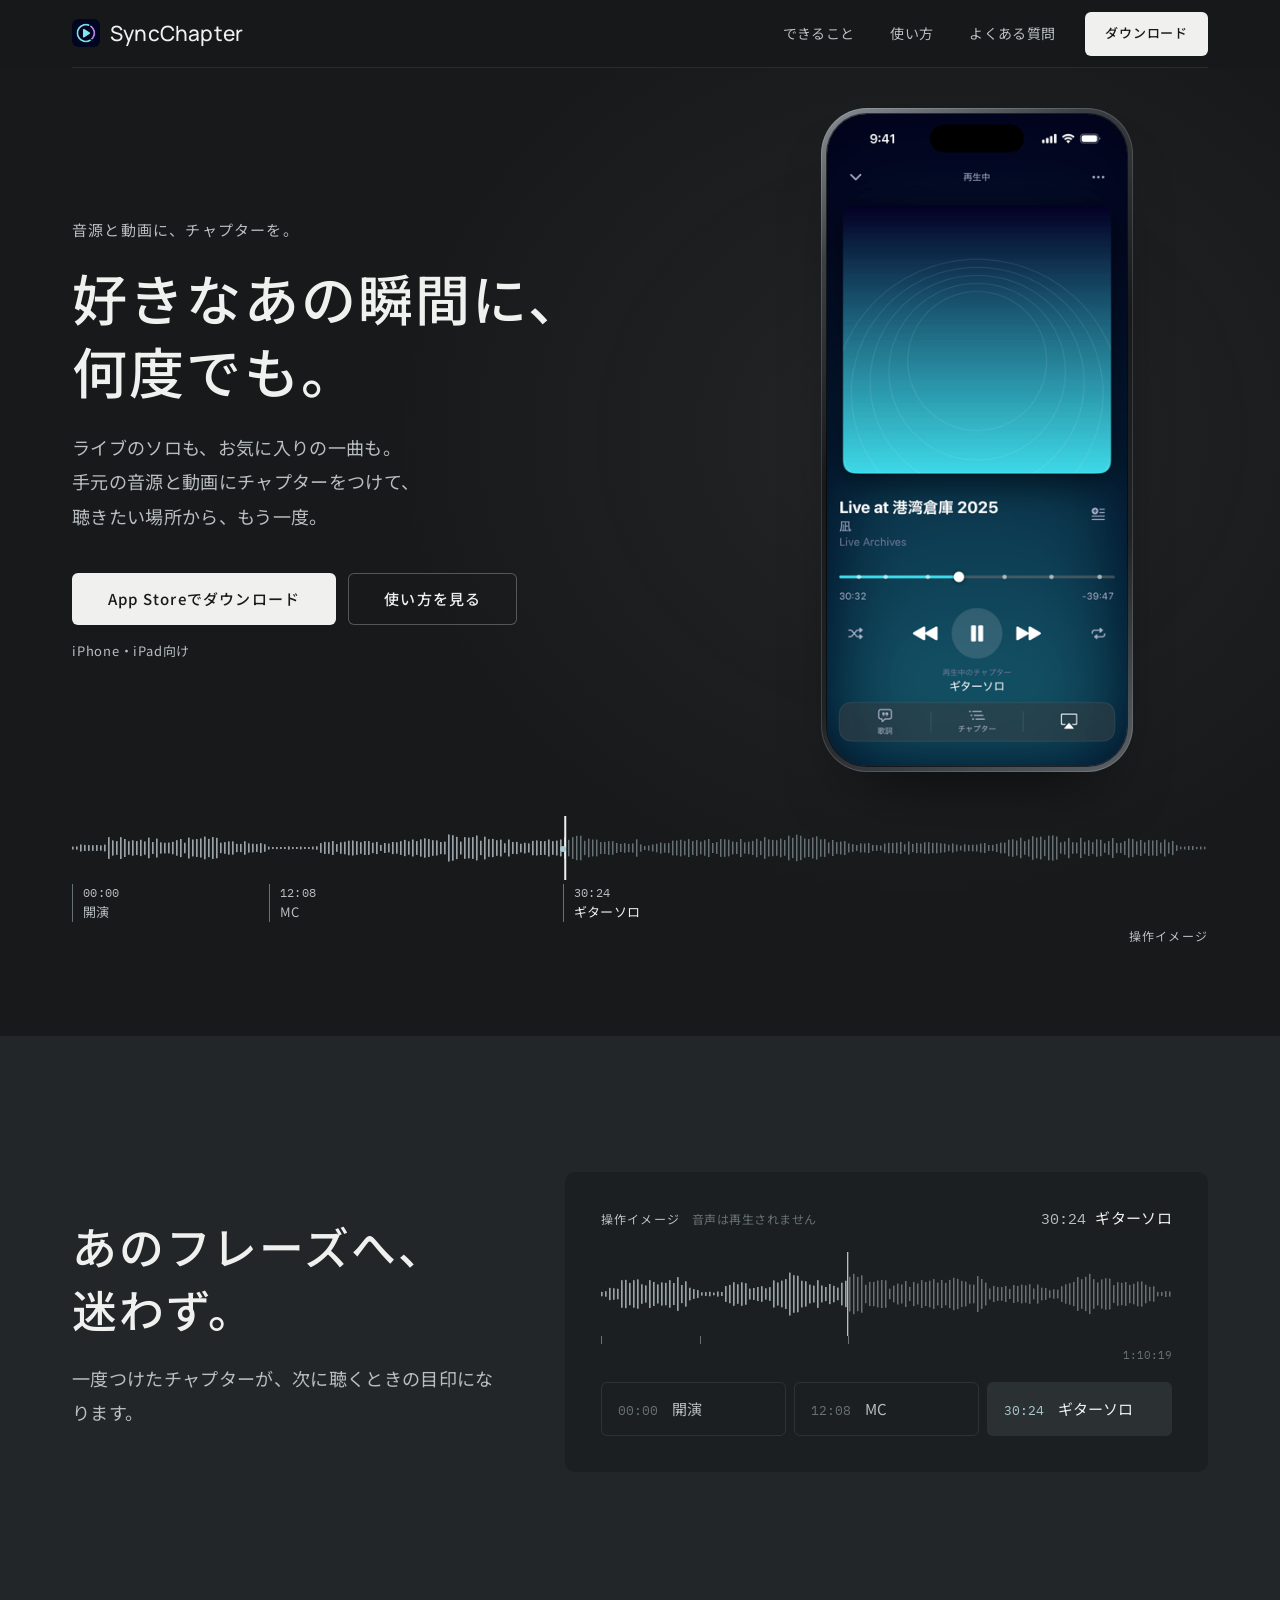
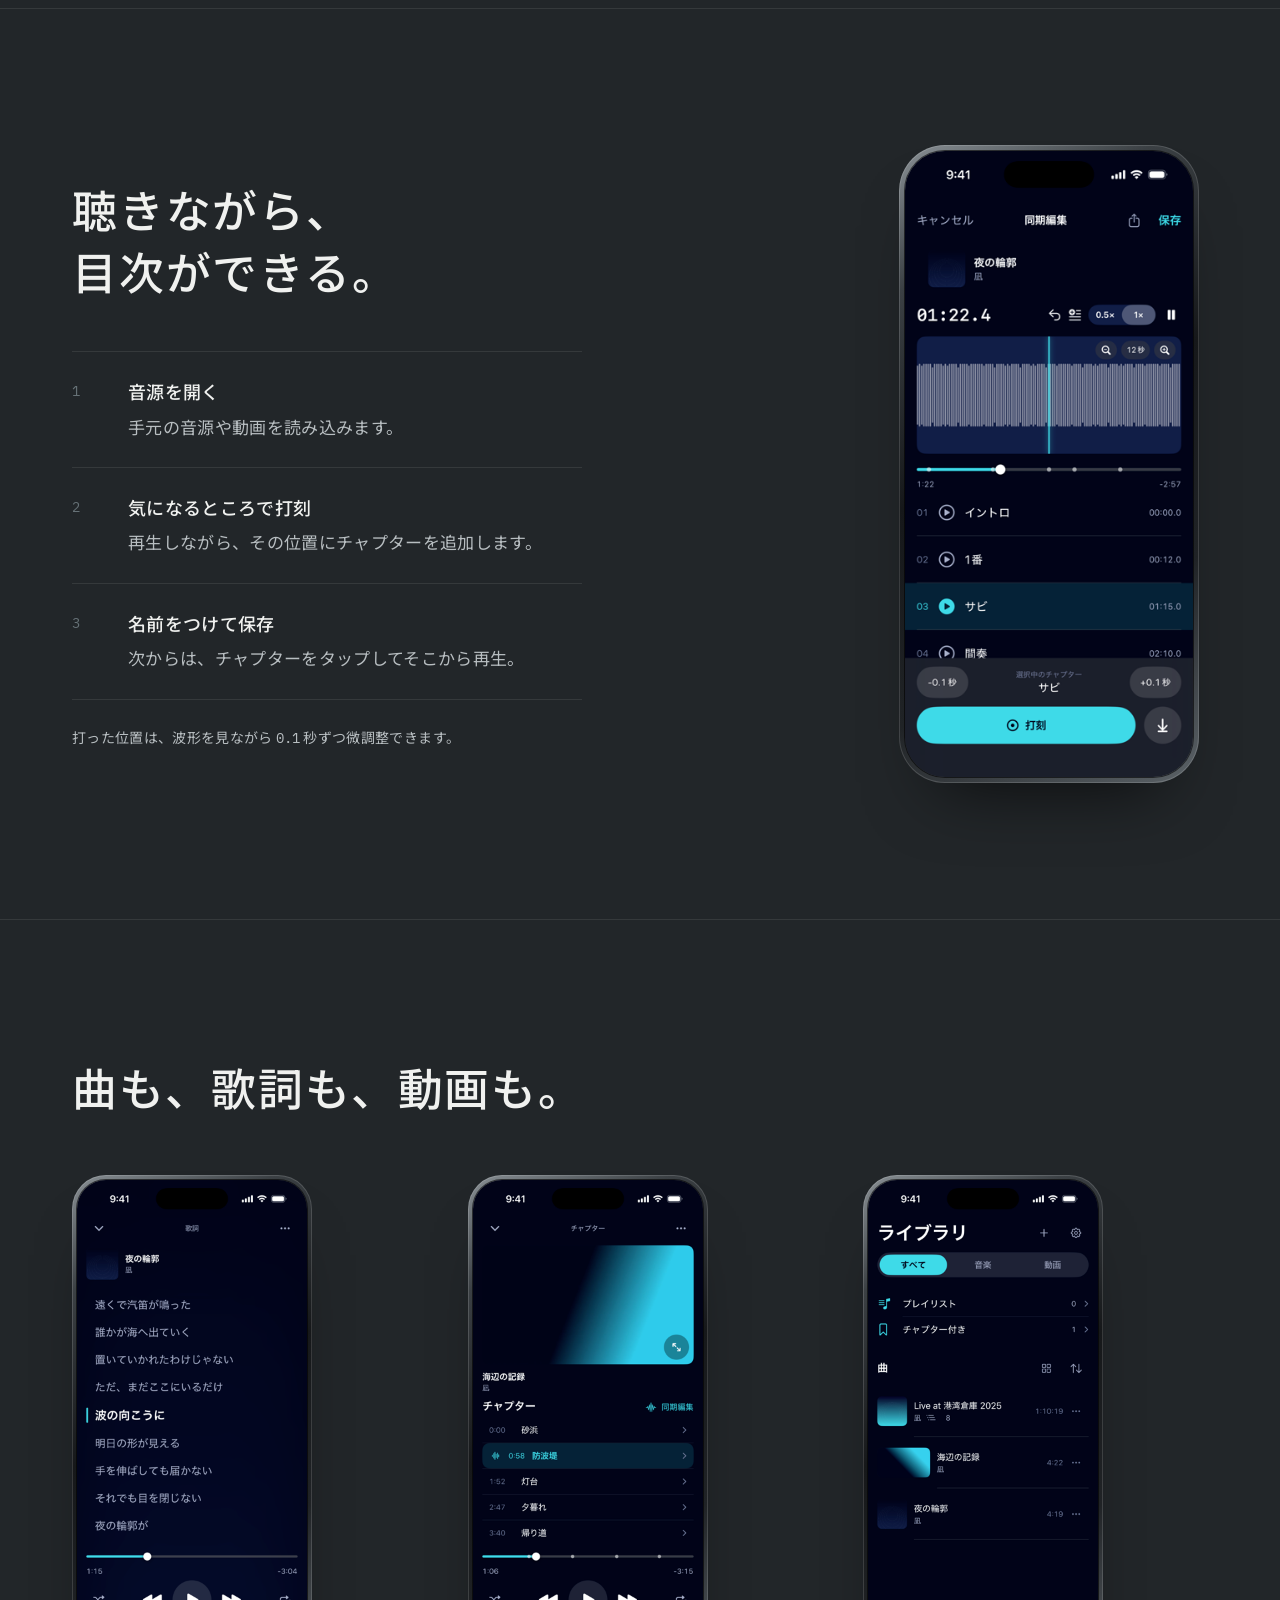
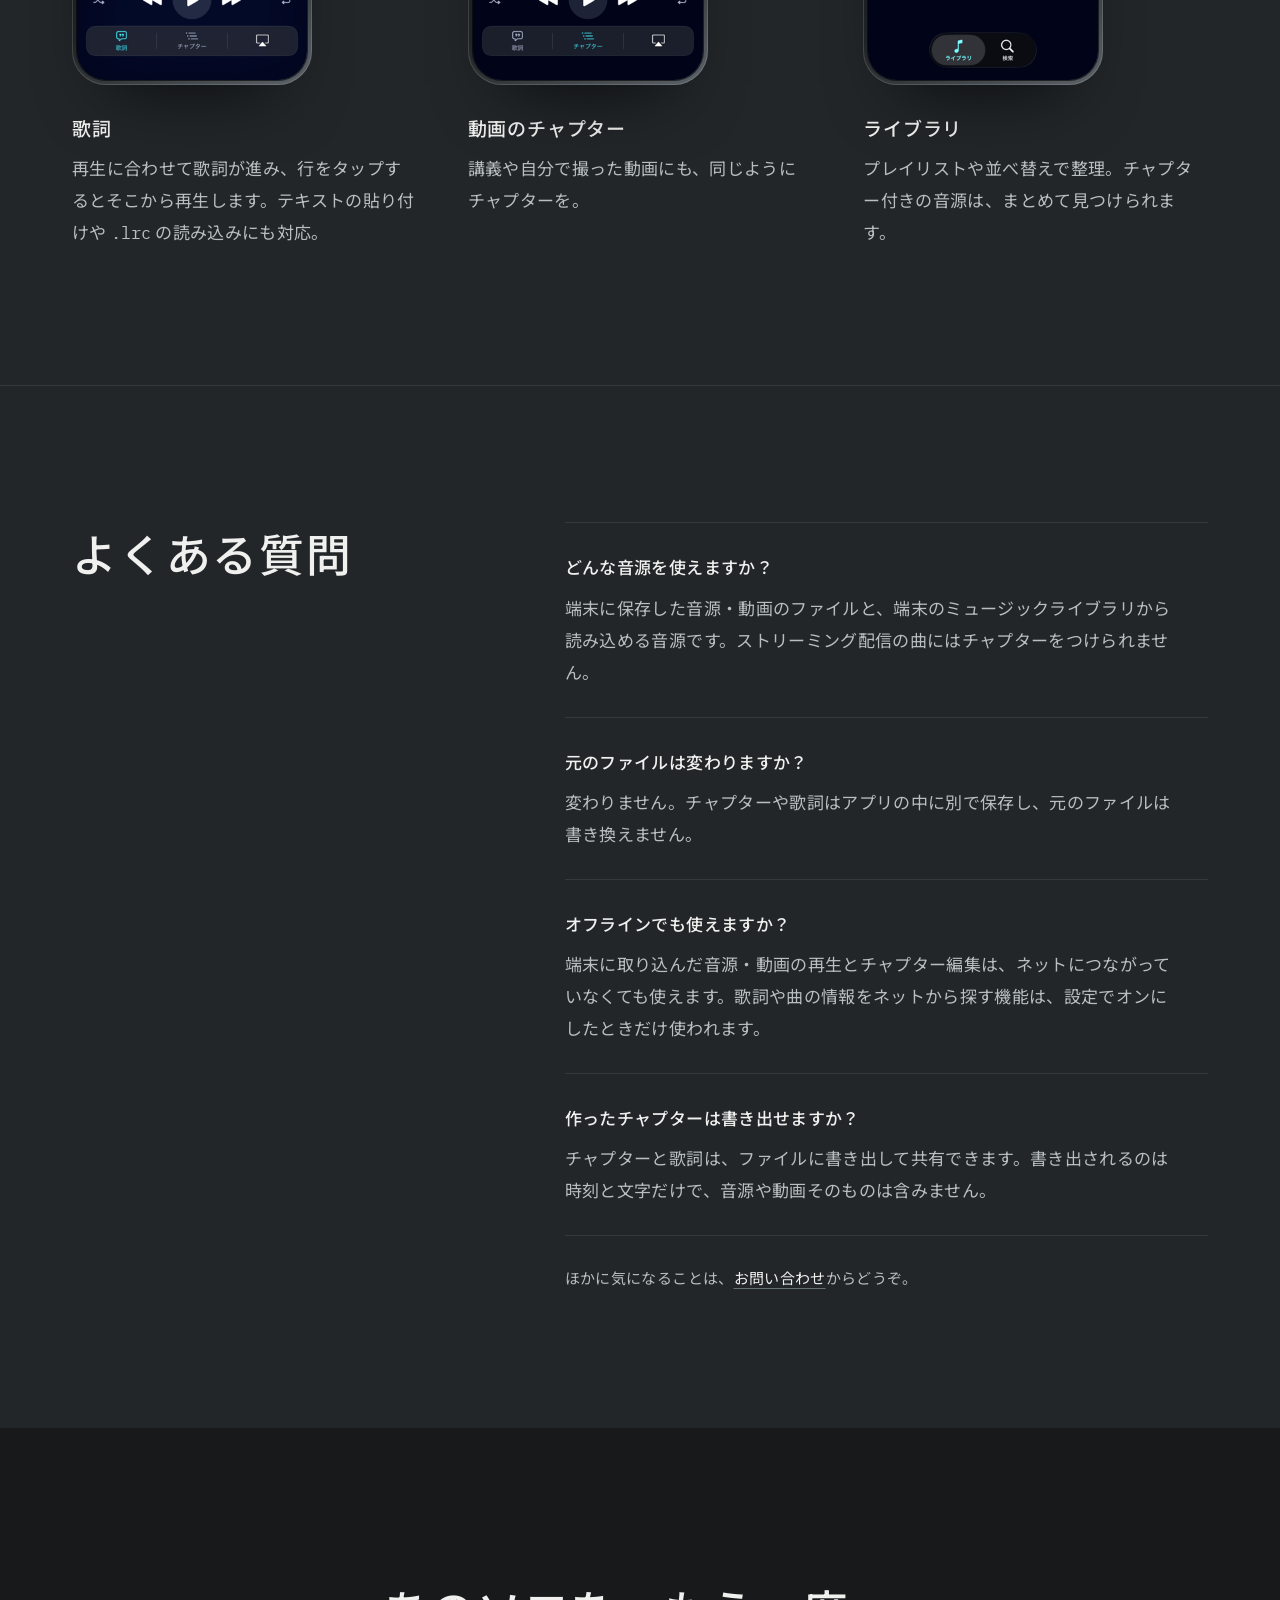
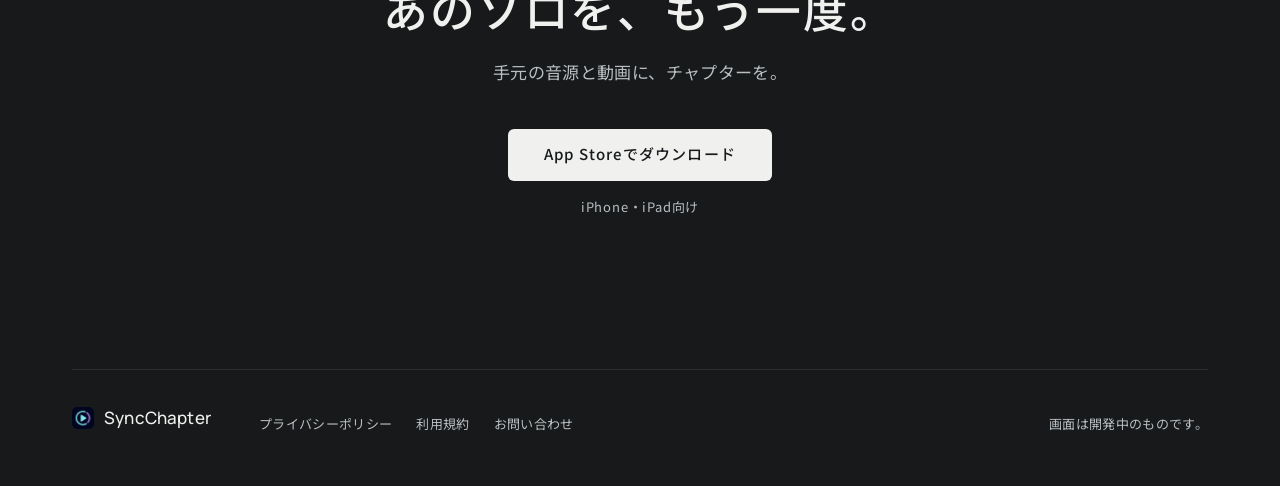
<file: index.html>
<!DOCTYPE html>
<html lang="ja">
<head>
<meta charset="utf-8">
<meta name="viewport" content="width=device-width, initial-scale=1">
<title>SyncChapter — 好きなあの瞬間に、何度でも。</title>
<meta name="description" content="手元の音源と動画にチャプターをつけて、聴きたい場所から、もう一度。iPhone・iPad向けのメディアプレイヤー。">
<meta property="og:title" content="SyncChapter — 好きなあの瞬間に、何度でも。">
<meta property="og:description" content="手元の音源と動画に、チャプターを。iPhone・iPad向けのメディアプレイヤー。">
<meta property="og:type" content="website">
<meta name="theme-color" content="#17191B">
<link rel="icon" type="image/png" sizes="32x32" href="assets/favicon-32.png">
<link rel="apple-touch-icon" href="assets/apple-touch-icon.png">
<link rel="preconnect" href="https://fonts.googleapis.com">
<link rel="preconnect" href="https://fonts.gstatic.com" crossorigin>
<link href="https://fonts.googleapis.com/css2?family=IBM+Plex+Mono:wght@400&family=Manrope:wght@500&family=Noto+Sans+JP:wght@400;500&display=swap" rel="stylesheet">
<link rel="stylesheet" href="styles.css">
<script>document.documentElement.classList.add('js');</script>
</head>
<body>

<a class="skip" href="#main">本文へ</a>

<header class="head">
  <div class="wrap head__in">
    <a class="brand" href="#top"><img class="brand__icon" src="assets/app-icon.png" width="28" height="28" alt="">SyncChapter</a>
    <button class="menu" type="button" aria-expanded="false" aria-controls="nav">
      <span class="menu__bars" aria-hidden="true"></span><span class="sr">メニュー</span>
    </button>
    <nav id="nav" class="nav" aria-label="ページ内">
      <a href="#features">できること</a>
      <a href="#how">使い方</a>
      <a href="#faq">よくある質問</a>
    </nav>
    <!-- App Store の URL：このページの3か所（ヘッダー・ヒーロー・最後の案内）を同じ URL に替える -->
    <a class="cta cta--sm" href="https://apps.apple.com/jp/app/idXXXXXXXXXX">ダウンロード</a>
  </div>
</header>

<main id="main">

  <!-- 1. ヒーロー -->
  <section id="top" class="hero">
    <div class="wrap hero__grid">
      <div class="hero__text">
        <p class="eyebrow">音源と動画に、チャプターを。</p>
        <h1 class="h1">好きなあの瞬間に、<br>何度でも。</h1>
        <p class="hero__lead">ライブのソロも、お気に入りの一曲も。<br>手元の音源と動画にチャプターをつけて、<br>聴きたい場所から、もう一度。</p>
        <div class="actions">
          <a class="cta" href="https://apps.apple.com/jp/app/idXXXXXXXXXX">App Storeでダウンロード</a>
          <a class="cta cta--ghost" href="#how">使い方を見る</a>
        </div>
        <p class="note">iPhone・iPad向け</p>
      </div>
      <figure class="hero__shot">
        <div class="device device--hero">
          <img src="assets/02-player.png" width="345" height="750" alt="再生画面。ライブ音源「Live at 港湾倉庫 2025」を30分32秒まで再生していて、シークバーにチャプターの点が並び、下に「再生中のチャプター ギターソロ」と表示されている。">
        </div>
      </figure>
    </div>

    <!-- チャプタートラック。1:10:19 の音源に対する実際の比率で置く -->
    <div class="wrap">
      <div class="track" role="img" aria-label="操作イメージ：ライブ音源の波形に、00:00 開演、12:08 MC、30:24 ギターソロの3つのチャプター。ギターソロが選ばれている。">
        <div class="wave" data-wave data-pos="43.4" aria-hidden="true"></div>
        <div class="track__head" style="--at:43.4%" aria-hidden="true"></div>
        <div class="track__marks" aria-hidden="true">
          <span class="mark" style="--at:0%"><b>00:00</b>開演</span>
          <span class="mark" style="--at:17.3%"><b>12:08</b>MC</span>
          <span class="mark is-on" style="--at:43.2%"><b>30:24</b>ギターソロ</span>
        </div>
        <p class="track__label" aria-hidden="true">操作イメージ</p>
      </div>
    </div>
  </section>

  <!-- 2. 操作デモ -->
  <section id="features" class="sec sec--demo">
    <div class="wrap demo-grid">
      <div class="sec__intro">
        <h2 class="h2">あのフレーズへ、<br>迷わず。</h2>
        <p class="lead">一度つけたチャプターが、次に聴くときの目印になります。</p>
      </div>

      <div class="demo" data-demo>
        <div class="demo__top">
          <p class="demo__tag">操作イメージ<span>音声は再生されません</span></p>
          <p class="demo__now" aria-live="polite"><span class="tc" data-demo-time>30:24</span> <span data-demo-name>ギターソロ</span></p>
        </div>
        <div class="demo__wave">
          <div class="wave" data-wave data-pos="43.2" aria-hidden="true"></div>
          <div class="demo__head" data-demo-head style="--at:43.2%" aria-hidden="true"></div>
          <i class="demo__tick" style="--at:0%" aria-hidden="true"></i>
          <i class="demo__tick" style="--at:17.3%" aria-hidden="true"></i>
          <i class="demo__tick" style="--at:43.2%" aria-hidden="true"></i>
          <p class="demo__ends tc" aria-hidden="true"><span>0:00</span><span>1:10:19</span></p>
        </div>
        <ul class="chips" aria-label="チャプター">
          <li><button type="button" class="chip" data-at="0" data-time="00:00" data-name="開演" aria-pressed="false"><span class="tc">00:00</span>開演</button></li>
          <li><button type="button" class="chip" data-at="17.3" data-time="12:08" data-name="MC" aria-pressed="false"><span class="tc">12:08</span>MC</button></li>
          <li><button type="button" class="chip" data-at="43.2" data-time="30:24" data-name="ギターソロ" aria-pressed="true"><span class="tc">30:24</span>ギターソロ</button></li>
        </ul>
      </div>
    </div>
  </section>

  <!-- 3. 使い方 -->
  <section id="how" class="sec">
    <div class="wrap how">
      <div class="how__text">
        <h2 class="h2">聴きながら、<br>目次ができる。</h2>
        <ol class="steps">
          <li>
            <h3>音源を開く</h3>
            <p>手元の音源や動画を読み込みます。</p>
          </li>
          <li>
            <h3>気になるところで打刻</h3>
            <p>再生しながら、その位置にチャプターを追加します。</p>
          </li>
          <li>
            <h3>名前をつけて保存</h3>
            <p>次からは、チャプターをタップしてそこから再生。</p>
          </li>
        </ol>
        <p class="aside">打った位置は、波形を見ながら <span class="tc">0.1</span> 秒ずつ微調整できます。</p>
      </div>
      <figure class="how__shot">
        <div class="device">
          <img src="assets/04-editor.png" width="345" height="750" loading="lazy" alt="同期編集の画面。波形の中央に再生位置の線が立ち、下のチャプター一覧で「サビ 01:15.0」が選ばれている。画面下に「-0.1秒」「+0.1秒」のボタンと大きな打刻ボタンが並ぶ。">
        </div>
      </figure>
    </div>
  </section>

  <!-- 4. 普段の再生 -->
  <section class="sec sec--more">
    <div class="wrap">
      <h2 class="h2"><span class="nw">曲も、</span><span class="nw">歌詞も、</span><span class="nw">動画も。</span></h2>
      <div class="more">
        <article class="more__item">
          <figure class="device device--sm">
            <img src="assets/07-lyrics.png" width="345" height="750" loading="lazy" alt="歌詞の画面。行が縦に並び、再生中の「波の向こうに」だけが白く強調され、左に印が付いている。">
          </figure>
          <h3 class="h3">歌詞</h3>
          <p>再生に合わせて歌詞が進み、行をタップするとそこから再生します。テキストの貼り付けや <span class="tc">.lrc</span> の読み込みにも対応。</p>
        </article>
        <article class="more__item">
          <figure class="device device--sm">
            <img src="assets/08-video.png" width="345" height="750" loading="lazy" alt="動画の再生画面。上に映像、下に「砂浜」から「帰り道」までの5つのチャプターが時刻とともに並び、再生中の「0:58 防波堤」が強調されている。">
          </figure>
          <h3 class="h3">動画のチャプター</h3>
          <p>講義や自分で撮った動画にも、同じようにチャプターを。</p>
        </article>
        <article class="more__item">
          <figure class="device device--sm">
            <img src="assets/01-library.png" width="345" height="750" loading="lazy" alt="ライブラリ画面。「すべて・音楽・動画」の切り替え、プレイリストと「チャプター付き」の項目、曲の一覧が並んでいる。">
          </figure>
          <h3 class="h3">ライブラリ</h3>
          <p>プレイリストや並べ替えで整理。チャプター付きの音源は、まとめて見つけられます。</p>
        </article>
      </div>
    </div>
  </section>

  <!-- 5. FAQ -->
  <section id="faq" class="sec">
    <div class="wrap faq-grid">
      <h2 class="h2">よくある質問</h2>
      <div>
      <dl class="faq">
        <div>
          <dt>どんな音源を使えますか？</dt>
          <dd>端末に保存した音源・動画のファイルと、端末のミュージックライブラリから読み込める音源です。ストリーミング配信の曲にはチャプターをつけられません。</dd>
        </div>
        <div>
          <dt>元のファイルは変わりますか？</dt>
          <dd>変わりません。チャプターや歌詞はアプリの中に別で保存し、元のファイルは書き換えません。</dd>
        </div>
        <div>
          <dt>オフラインでも使えますか？</dt>
          <dd>端末に取り込んだ音源・動画の再生とチャプター編集は、ネットにつながっていなくても使えます。歌詞や曲の情報をネットから探す機能は、設定でオンにしたときだけ使われます。</dd>
        </div>
        <div>
          <dt>作ったチャプターは書き出せますか？</dt>
          <dd>チャプターと歌詞は、ファイルに書き出して共有できます。書き出されるのは時刻と文字だけで、音源や動画そのものは含みません。</dd>
        </div>
      </dl>
      <p class="faq__more">ほかに気になることは、<a href="https://forms.gle/XYt4gk7Qk5A4ZDKo9">お問い合わせ</a>からどうぞ。</p>
      </div>
    </div>
  </section>

  <!-- 最後の案内 -->
  <section class="close">
    <div class="wrap close__in">
      <h2 class="h2"><span class="nw">あのソロを、</span><span class="nw">もう一度。</span></h2>
      <p class="close__lead">手元の音源と動画に、チャプターを。</p>
      <a class="cta" href="https://apps.apple.com/jp/app/idXXXXXXXXXX">App Storeでダウンロード</a>
      <p class="note">iPhone・iPad向け</p>
    </div>
  </section>

</main>

<footer class="foot">
  <div class="wrap foot__in">
    <p class="brand"><img class="brand__icon" src="assets/app-icon.png" width="22" height="22" alt="">SyncChapter</p>
    <nav class="foot__nav" aria-label="サイト情報">
      <a href="privacy.html">プライバシーポリシー</a>
      <a href="terms.html">利用規約</a>
      <a href="https://forms.gle/XYt4gk7Qk5A4ZDKo9">お問い合わせ</a>
    </nav>
    <p class="foot__note">画面は開発中のものです。</p>
  </div>
</footer>

<script src="script.js" defer></script>
</body>
</html>
</file>
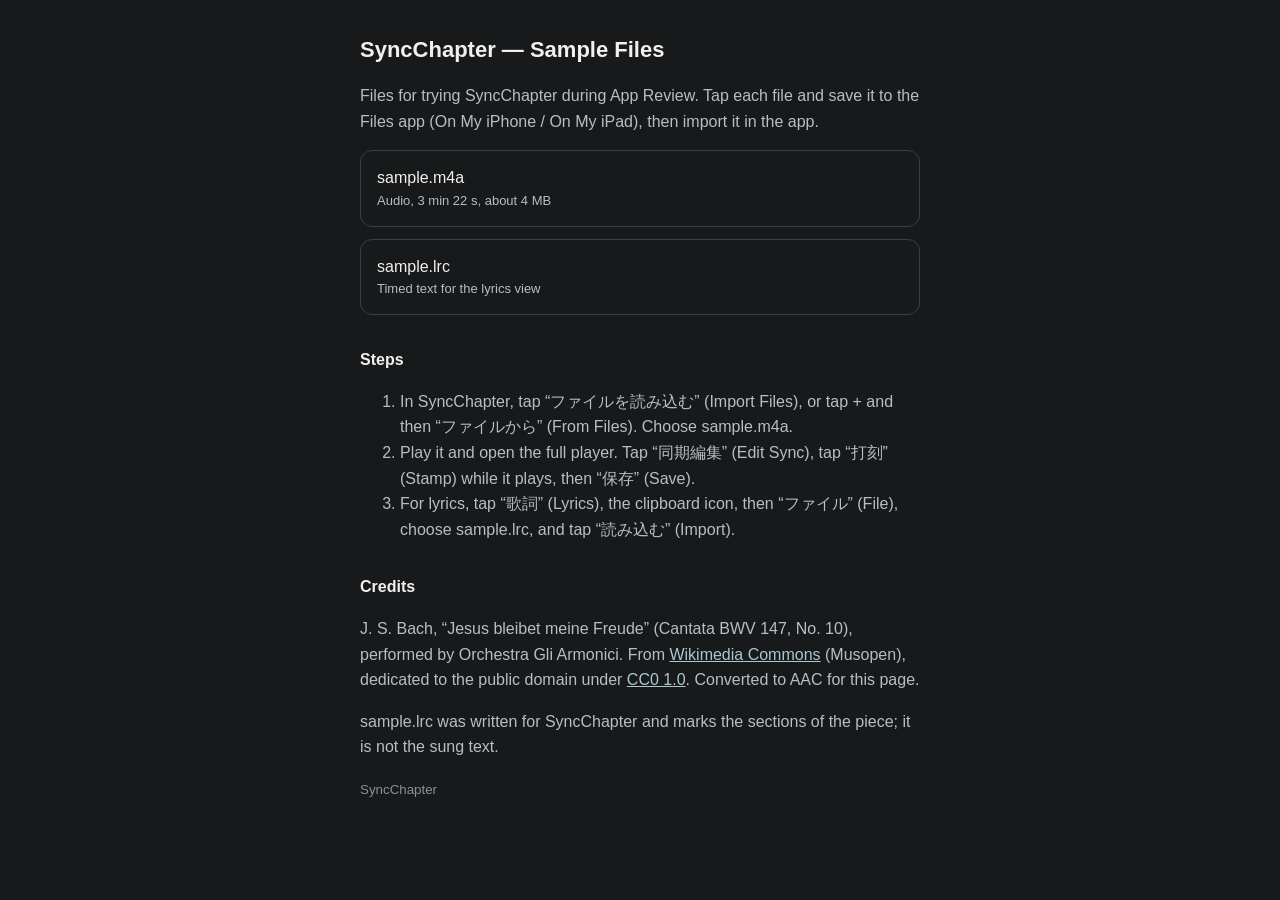
<file: review/index.html>
<!DOCTYPE html>
<html lang="en">
<head>
<meta charset="utf-8">
<meta name="viewport" content="width=device-width, initial-scale=1">
<meta name="robots" content="noindex">
<title>SyncChapter — Sample Files for App Review</title>
<style>
  :root { color-scheme: dark; }
  body {
    margin: 0;
    padding: 32px 20px 48px;
    background: #17191B;
    color: #F0F1EF;
    font: 16px/1.6 -apple-system, BlinkMacSystemFont, "Hiragino Sans", sans-serif;
  }
  main { max-width: 560px; margin: 0 auto; }
  h1 { font-size: 22px; font-weight: 600; margin: 0 0 8px; }
  h2 { font-size: 16px; font-weight: 600; margin: 32px 0 8px; }
  p, li { color: #B8BEC1; }
  a { color: #A8C9CD; }
  .files { list-style: none; padding: 0; margin: 16px 0 0; }
  .files li { margin: 0 0 12px; }
  .files a {
    display: block;
    padding: 14px 16px;
    border: 1px solid #3A3F43;
    border-radius: 12px;
    color: #F0F1EF;
    text-decoration: none;
  }
  .files span { display: block; font-size: 13px; color: #B8BEC1; }
  small { color: #8A9195; }
</style>
</head>
<body>
<main>
  <h1>SyncChapter — Sample Files</h1>
  <p>Files for trying SyncChapter during App Review. Tap each file and save it to the Files app (On My iPhone / On My iPad), then import it in the app.</p>

  <ul class="files">
    <li><a href="sample.m4a" download>sample.m4a<span>Audio, 3 min 22 s, about 4 MB</span></a></li>
    <li><a href="sample.lrc" download>sample.lrc<span>Timed text for the lyrics view</span></a></li>
  </ul>

  <h2>Steps</h2>
  <ol>
    <li>In SyncChapter, tap “ファイルを読み込む” (Import Files), or tap + and then “ファイルから” (From Files). Choose sample.m4a.</li>
    <li>Play it and open the full player. Tap “同期編集” (Edit Sync), tap “打刻” (Stamp) while it plays, then “保存” (Save).</li>
    <li>For lyrics, tap “歌詞” (Lyrics), the clipboard icon, then “ファイル” (File), choose sample.lrc, and tap “読み込む” (Import).</li>
  </ol>

  <h2>Credits</h2>
  <p>J. S. Bach, “Jesus bleibet meine Freude” (Cantata BWV 147, No. 10), performed by Orchestra Gli Armonici. From <a href="https://commons.wikimedia.org/wiki/File:Bach,_BWV_147,_10._Jesus_bleibet_meine_Freude.ogg">Wikimedia Commons</a> (Musopen), dedicated to the public domain under <a href="https://creativecommons.org/publicdomain/zero/1.0/">CC0 1.0</a>. Converted to AAC for this page.</p>
  <p>sample.lrc was written for SyncChapter and marks the sections of the piece; it is not the sung text.</p>

  <p><small>SyncChapter</small></p>
</main>
</body>
</html>
</file>
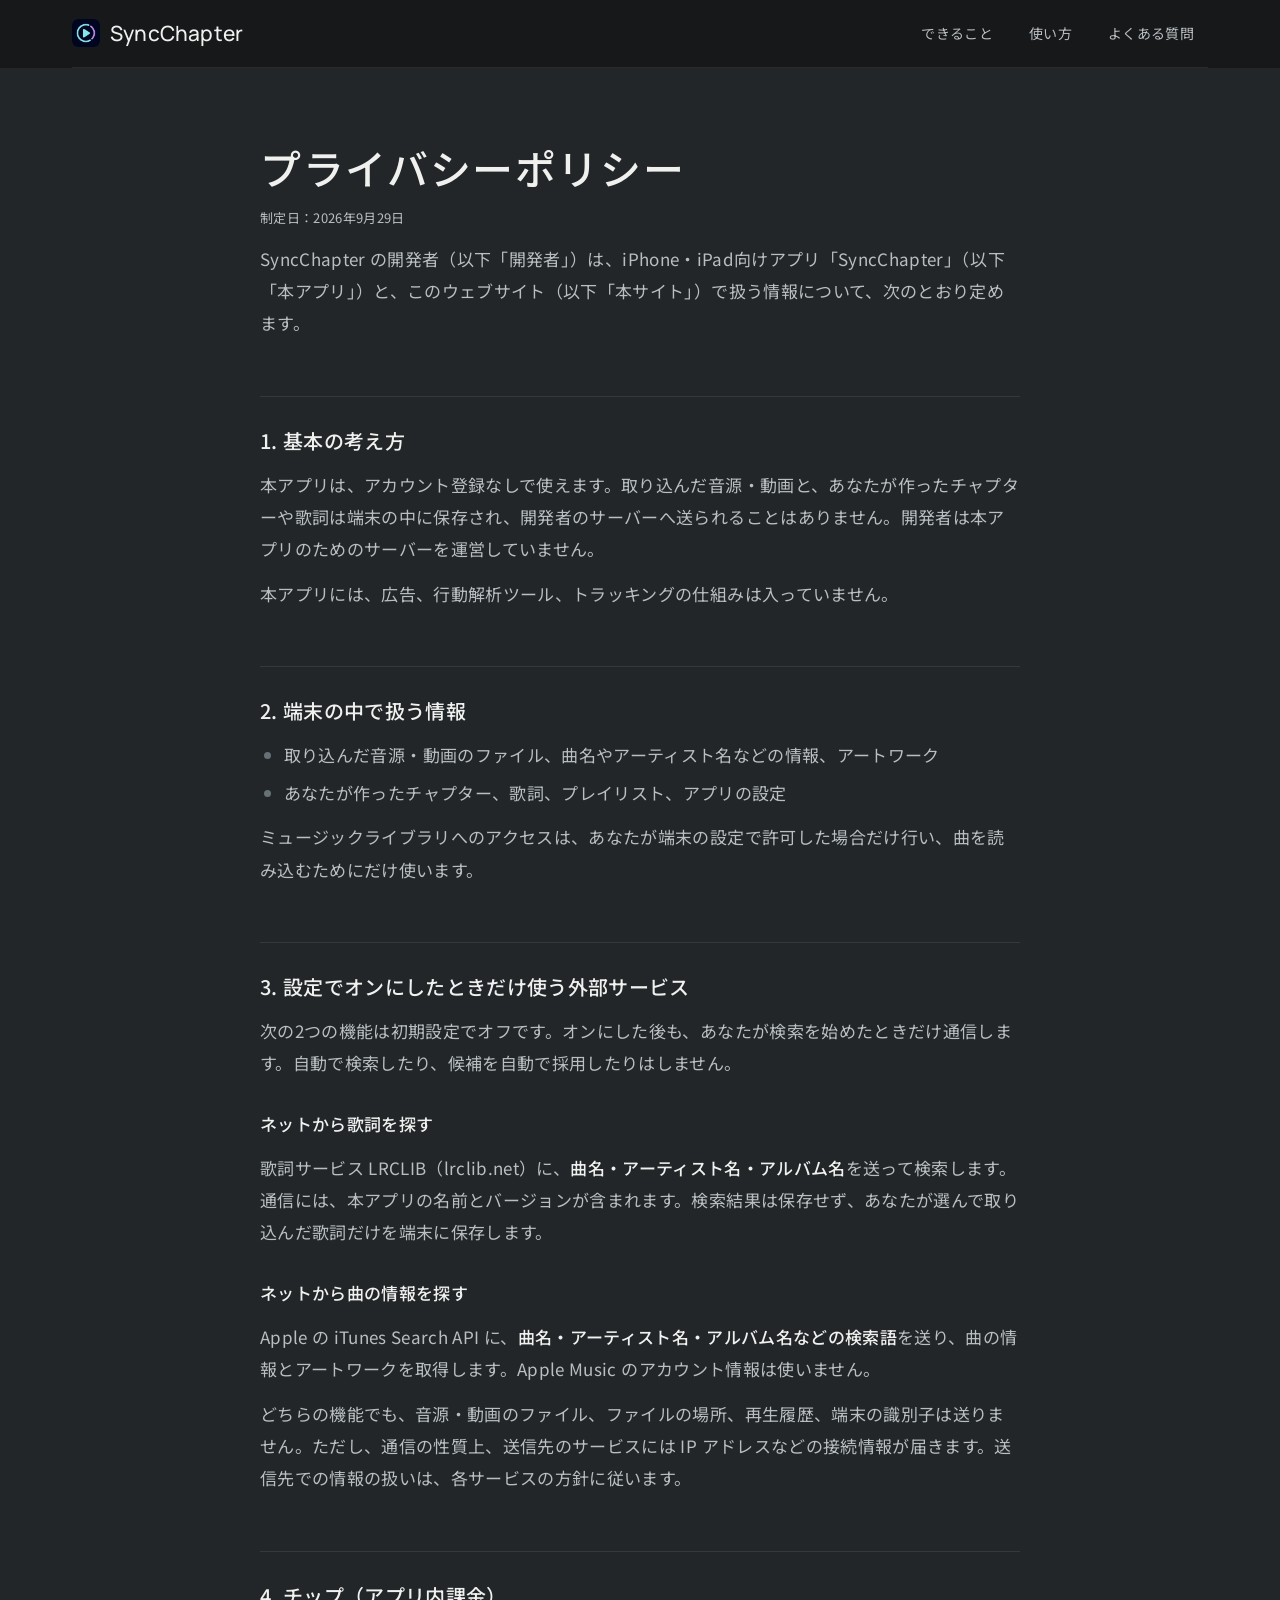
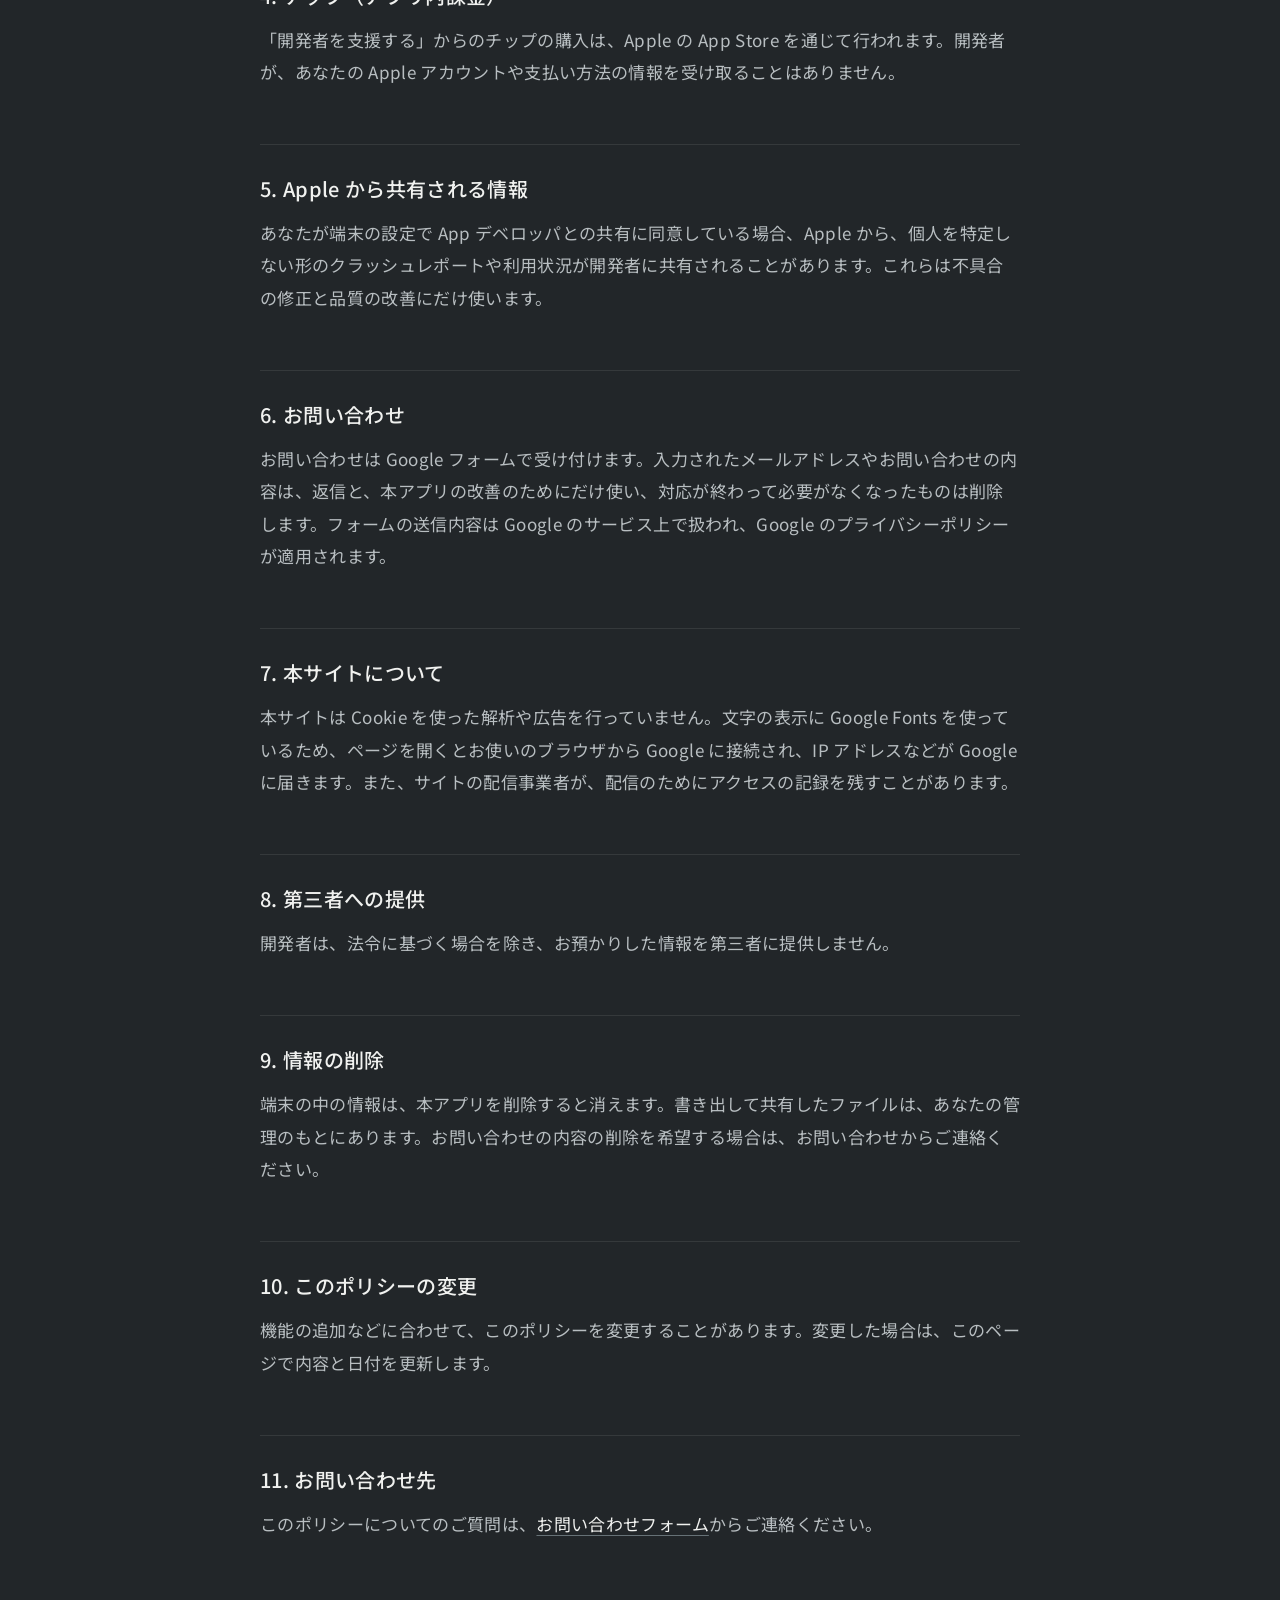
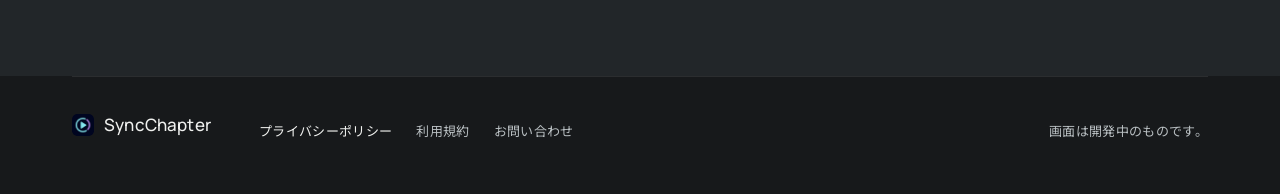
<file: privacy.html>
<!DOCTYPE html>
<html lang="ja">
<head>
<meta charset="utf-8">
<meta name="viewport" content="width=device-width, initial-scale=1">
<title>プライバシーポリシー — SyncChapter</title>
<meta name="description" content="SyncChapter のプライバシーポリシー。端末の中で扱う情報と、設定でオンにしたときだけ使う外部サービスについて。">
<meta name="theme-color" content="#17191B">
<link rel="icon" type="image/png" sizes="32x32" href="assets/favicon-32.png">
<link rel="apple-touch-icon" href="assets/apple-touch-icon.png">
<link rel="preconnect" href="https://fonts.googleapis.com">
<link rel="preconnect" href="https://fonts.gstatic.com" crossorigin>
<link href="https://fonts.googleapis.com/css2?family=IBM+Plex+Mono:wght@400&family=Manrope:wght@500&family=Noto+Sans+JP:wght@400;500&display=swap" rel="stylesheet">
<link rel="stylesheet" href="styles.css">
<script>document.documentElement.classList.add('js');</script>
</head>
<body>

<a class="skip" href="#main">本文へ</a>

<header class="head">
  <div class="wrap head__in">
    <a class="brand" href="index.html"><img class="brand__icon" src="assets/app-icon.png" width="28" height="28" alt="">SyncChapter</a>
    <button class="menu" type="button" aria-expanded="false" aria-controls="nav">
      <span class="menu__bars" aria-hidden="true"></span><span class="sr">メニュー</span>
    </button>
    <nav id="nav" class="nav" aria-label="サイト内">
      <a href="index.html#features">できること</a>
      <a href="index.html#how">使い方</a>
      <a href="index.html#faq">よくある質問</a>
    </nav>
  </div>
</header>

<main id="main" class="doc">
  <article class="wrap doc__in">
    <h1 class="h1">プライバシーポリシー</h1>
    <p class="doc__date">制定日：2026年9月29日</p>

    <p class="doc__intro">SyncChapter の開発者（以下「開発者」）は、iPhone・iPad向けアプリ「SyncChapter」（以下「本アプリ」）と、このウェブサイト（以下「本サイト」）で扱う情報について、次のとおり定めます。</p>

    <h2>1. 基本の考え方</h2>
    <p>本アプリは、アカウント登録なしで使えます。取り込んだ音源・動画と、あなたが作ったチャプターや歌詞は端末の中に保存され、開発者のサーバーへ送られることはありません。開発者は本アプリのためのサーバーを運営していません。</p>
    <p>本アプリには、広告、行動解析ツール、トラッキングの仕組みは入っていません。</p>

    <h2>2. 端末の中で扱う情報</h2>
    <ul>
      <li>取り込んだ音源・動画のファイル、曲名やアーティスト名などの情報、アートワーク</li>
      <li>あなたが作ったチャプター、歌詞、プレイリスト、アプリの設定</li>
    </ul>
    <p>ミュージックライブラリへのアクセスは、あなたが端末の設定で許可した場合だけ行い、曲を読み込むためにだけ使います。</p>

    <h2>3. 設定でオンにしたときだけ使う外部サービス</h2>
    <p>次の2つの機能は初期設定でオフです。オンにした後も、あなたが検索を始めたときだけ通信します。自動で検索したり、候補を自動で採用したりはしません。</p>

    <h3>ネットから歌詞を探す</h3>
    <p>歌詞サービス LRCLIB（lrclib.net）に、<strong>曲名・アーティスト名・アルバム名</strong>を送って検索します。通信には、本アプリの名前とバージョンが含まれます。検索結果は保存せず、あなたが選んで取り込んだ歌詞だけを端末に保存します。</p>

    <h3>ネットから曲の情報を探す</h3>
    <p>Apple の iTunes Search API に、<strong>曲名・アーティスト名・アルバム名などの検索語</strong>を送り、曲の情報とアートワークを取得します。Apple Music のアカウント情報は使いません。</p>

    <p>どちらの機能でも、音源・動画のファイル、ファイルの場所、再生履歴、端末の識別子は送りません。ただし、通信の性質上、送信先のサービスには IP アドレスなどの接続情報が届きます。送信先での情報の扱いは、各サービスの方針に従います。</p>

    <h2>4. チップ（アプリ内課金）</h2>
    <p>「開発者を支援する」からのチップの購入は、Apple の App Store を通じて行われます。開発者が、あなたの Apple アカウントや支払い方法の情報を受け取ることはありません。</p>

    <h2>5. Apple から共有される情報</h2>
    <p>あなたが端末の設定で App デベロッパとの共有に同意している場合、Apple から、個人を特定しない形のクラッシュレポートや利用状況が開発者に共有されることがあります。これらは不具合の修正と品質の改善にだけ使います。</p>

    <h2>6. お問い合わせ</h2>
    <p>お問い合わせは Google フォームで受け付けます。入力されたメールアドレスやお問い合わせの内容は、返信と、本アプリの改善のためにだけ使い、対応が終わって必要がなくなったものは削除します。フォームの送信内容は Google のサービス上で扱われ、Google のプライバシーポリシーが適用されます。</p>

    <h2>7. 本サイトについて</h2>
    <p>本サイトは Cookie を使った解析や広告を行っていません。文字の表示に Google Fonts を使っているため、ページを開くとお使いのブラウザから Google に接続され、IP アドレスなどが Google に届きます。また、サイトの配信事業者が、配信のためにアクセスの記録を残すことがあります。</p>

    <h2>8. 第三者への提供</h2>
    <p>開発者は、法令に基づく場合を除き、お預かりした情報を第三者に提供しません。</p>

    <h2>9. 情報の削除</h2>
    <p>端末の中の情報は、本アプリを削除すると消えます。書き出して共有したファイルは、あなたの管理のもとにあります。お問い合わせの内容の削除を希望する場合は、お問い合わせからご連絡ください。</p>

    <h2>10. このポリシーの変更</h2>
    <p>機能の追加などに合わせて、このポリシーを変更することがあります。変更した場合は、このページで内容と日付を更新します。</p>

    <h2>11. お問い合わせ先</h2>
    <p>このポリシーについてのご質問は、<a href="https://forms.gle/XYt4gk7Qk5A4ZDKo9">お問い合わせフォーム</a>からご連絡ください。</p>
  </article>
</main>

<footer class="foot">
  <div class="wrap foot__in">
    <p class="brand"><img class="brand__icon" src="assets/app-icon.png" width="22" height="22" alt="">SyncChapter</p>
    <nav class="foot__nav" aria-label="サイト情報">
      <a href="privacy.html" aria-current="page">プライバシーポリシー</a>
      <a href="terms.html">利用規約</a>
      <a href="https://forms.gle/XYt4gk7Qk5A4ZDKo9">お問い合わせ</a>
    </nav>
    <p class="foot__note">画面は開発中のものです。</p>
  </div>
</footer>

<script src="script.js" defer></script>
</body>
</html>
</file>
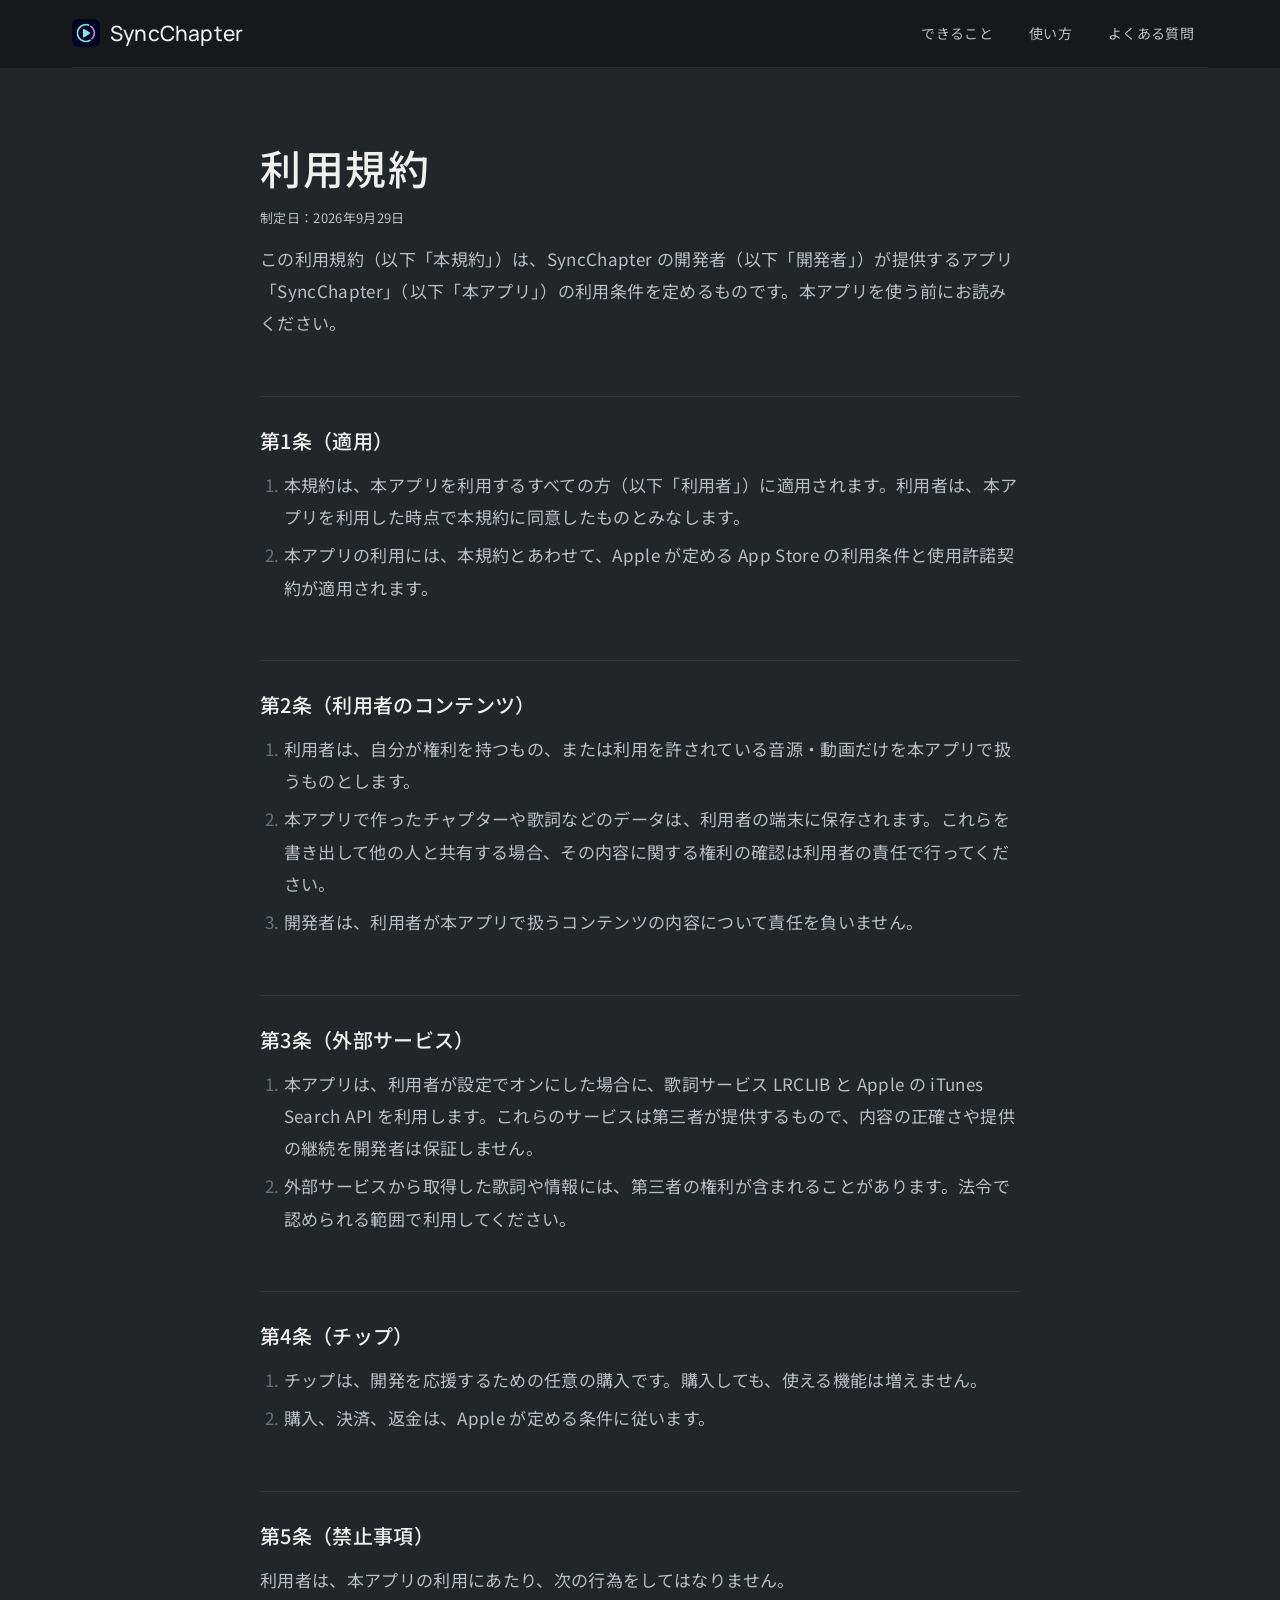
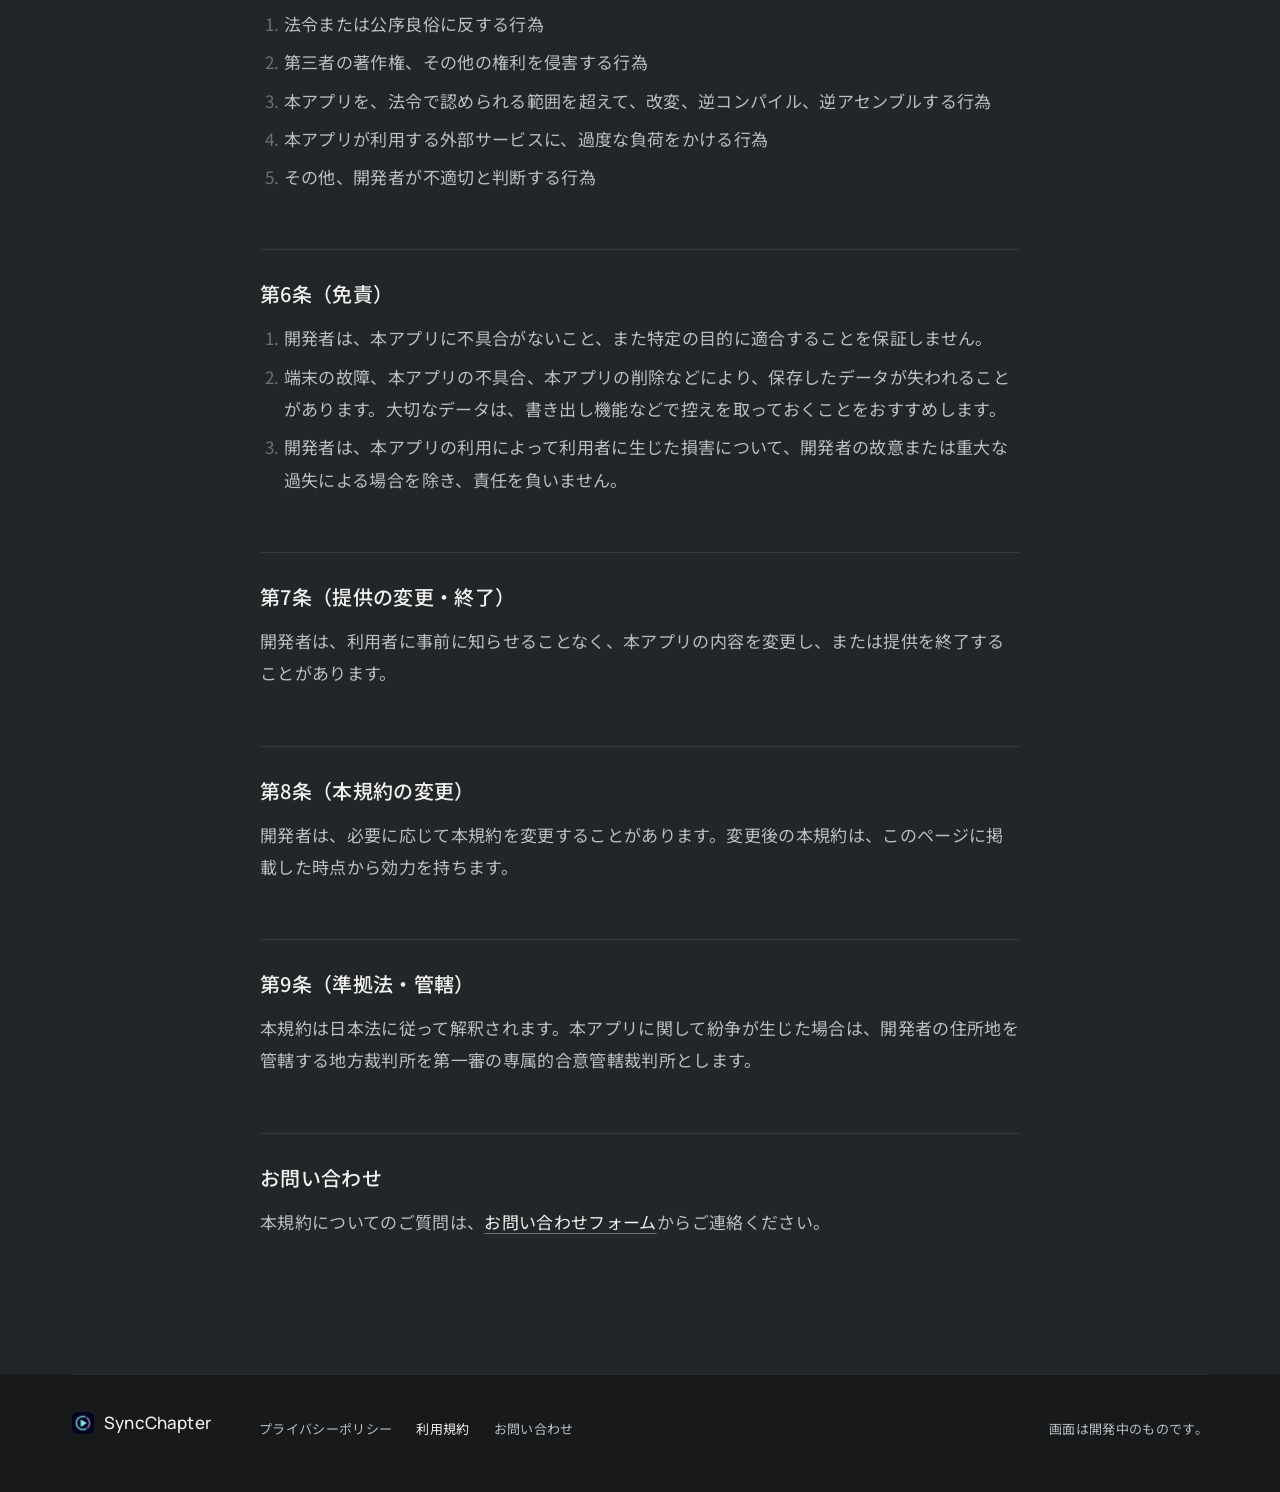
<file: terms.html>
<!DOCTYPE html>
<html lang="ja">
<head>
<meta charset="utf-8">
<meta name="viewport" content="width=device-width, initial-scale=1">
<title>利用規約 — SyncChapter</title>
<meta name="description" content="SyncChapter の利用規約。">
<meta name="theme-color" content="#17191B">
<link rel="icon" type="image/png" sizes="32x32" href="assets/favicon-32.png">
<link rel="apple-touch-icon" href="assets/apple-touch-icon.png">
<link rel="preconnect" href="https://fonts.googleapis.com">
<link rel="preconnect" href="https://fonts.gstatic.com" crossorigin>
<link href="https://fonts.googleapis.com/css2?family=IBM+Plex+Mono:wght@400&family=Manrope:wght@500&family=Noto+Sans+JP:wght@400;500&display=swap" rel="stylesheet">
<link rel="stylesheet" href="styles.css">
<script>document.documentElement.classList.add('js');</script>
</head>
<body>

<a class="skip" href="#main">本文へ</a>

<header class="head">
  <div class="wrap head__in">
    <a class="brand" href="index.html"><img class="brand__icon" src="assets/app-icon.png" width="28" height="28" alt="">SyncChapter</a>
    <button class="menu" type="button" aria-expanded="false" aria-controls="nav">
      <span class="menu__bars" aria-hidden="true"></span><span class="sr">メニュー</span>
    </button>
    <nav id="nav" class="nav" aria-label="サイト内">
      <a href="index.html#features">できること</a>
      <a href="index.html#how">使い方</a>
      <a href="index.html#faq">よくある質問</a>
    </nav>
  </div>
</header>

<main id="main" class="doc">
  <article class="wrap doc__in">
    <h1 class="h1">利用規約</h1>
    <p class="doc__date">制定日：2026年9月29日</p>

    <p class="doc__intro">この利用規約（以下「本規約」）は、SyncChapter の開発者（以下「開発者」）が提供するアプリ「SyncChapter」（以下「本アプリ」）の利用条件を定めるものです。本アプリを使う前にお読みください。</p>

    <h2>第1条（適用）</h2>
    <ol>
      <li>本規約は、本アプリを利用するすべての方（以下「利用者」）に適用されます。利用者は、本アプリを利用した時点で本規約に同意したものとみなします。</li>
      <li>本アプリの利用には、本規約とあわせて、Apple が定める App Store の利用条件と使用許諾契約が適用されます。</li>
    </ol>

    <h2>第2条（利用者のコンテンツ）</h2>
    <ol>
      <li>利用者は、自分が権利を持つもの、または利用を許されている音源・動画だけを本アプリで扱うものとします。</li>
      <li>本アプリで作ったチャプターや歌詞などのデータは、利用者の端末に保存されます。これらを書き出して他の人と共有する場合、その内容に関する権利の確認は利用者の責任で行ってください。</li>
      <li>開発者は、利用者が本アプリで扱うコンテンツの内容について責任を負いません。</li>
    </ol>

    <h2>第3条（外部サービス）</h2>
    <ol>
      <li>本アプリは、利用者が設定でオンにした場合に、歌詞サービス LRCLIB と Apple の iTunes Search API を利用します。これらのサービスは第三者が提供するもので、内容の正確さや提供の継続を開発者は保証しません。</li>
      <li>外部サービスから取得した歌詞や情報には、第三者の権利が含まれることがあります。法令で認められる範囲で利用してください。</li>
    </ol>

    <h2>第4条（チップ）</h2>
    <ol>
      <li>チップは、開発を応援するための任意の購入です。購入しても、使える機能は増えません。</li>
      <li>購入、決済、返金は、Apple が定める条件に従います。</li>
    </ol>

    <h2>第5条（禁止事項）</h2>
    <p>利用者は、本アプリの利用にあたり、次の行為をしてはなりません。</p>
    <ol>
      <li>法令または公序良俗に反する行為</li>
      <li>第三者の著作権、その他の権利を侵害する行為</li>
      <li>本アプリを、法令で認められる範囲を超えて、改変、逆コンパイル、逆アセンブルする行為</li>
      <li>本アプリが利用する外部サービスに、過度な負荷をかける行為</li>
      <li>その他、開発者が不適切と判断する行為</li>
    </ol>

    <h2>第6条（免責）</h2>
    <ol>
      <li>開発者は、本アプリに不具合がないこと、また特定の目的に適合することを保証しません。</li>
      <li>端末の故障、本アプリの不具合、本アプリの削除などにより、保存したデータが失われることがあります。大切なデータは、書き出し機能などで控えを取っておくことをおすすめします。</li>
      <li>開発者は、本アプリの利用によって利用者に生じた損害について、開発者の故意または重大な過失による場合を除き、責任を負いません。</li>
    </ol>

    <h2>第7条（提供の変更・終了）</h2>
    <p>開発者は、利用者に事前に知らせることなく、本アプリの内容を変更し、または提供を終了することがあります。</p>

    <h2>第8条（本規約の変更）</h2>
    <p>開発者は、必要に応じて本規約を変更することがあります。変更後の本規約は、このページに掲載した時点から効力を持ちます。</p>

    <h2>第9条（準拠法・管轄）</h2>
    <p>本規約は日本法に従って解釈されます。本アプリに関して紛争が生じた場合は、開発者の住所地を管轄する地方裁判所を第一審の専属的合意管轄裁判所とします。</p>

    <h2>お問い合わせ</h2>
    <p>本規約についてのご質問は、<a href="https://forms.gle/XYt4gk7Qk5A4ZDKo9">お問い合わせフォーム</a>からご連絡ください。</p>
  </article>
</main>

<footer class="foot">
  <div class="wrap foot__in">
    <p class="brand"><img class="brand__icon" src="assets/app-icon.png" width="22" height="22" alt="">SyncChapter</p>
    <nav class="foot__nav" aria-label="サイト情報">
      <a href="privacy.html">プライバシーポリシー</a>
      <a href="terms.html" aria-current="page">利用規約</a>
      <a href="https://forms.gle/XYt4gk7Qk5A4ZDKo9">お問い合わせ</a>
    </nav>
    <p class="foot__note">画面は開発中のものです。</p>
  </div>
</footer>

<script src="script.js" defer></script>
</body>
</html>
</file>
<file: styles.css>
/* SyncChapter LP
   チャコールとシルバーの静かな面。アプリ画面のシアンは画像の中だけに置き、
   サイト側では淡い Mist を選択の印にだけ使う。 */

:root {
  --carbon:   #17191B;
  --graphite: #222629;
  --panel:    #1C1F21;  /* graphite の上に置く一段沈んだ面 */
  --pearl:    #F0F1EF;
  --silver:   #B8BEC1;
  --steel:    #667176;
  --mist:     #A8C9CD;
  --hair:     rgba(240,241,239,.09);

  --jp:   "Noto Sans JP", system-ui, sans-serif;
  --en:   "Manrope", "Noto Sans JP", sans-serif;
  --mono: "IBM Plex Mono", ui-monospace, monospace;

  --pad: 24px;
  --gap-sec: 80px;
}
@media (min-width: 768px)  { :root { --pad: 48px; --gap-sec: 112px; } }
@media (min-width: 1200px) { :root { --pad: 72px; --gap-sec: 136px; } }

*, *::before, *::after { box-sizing: border-box; }

html { scroll-behavior: smooth; scroll-padding-top: 72px; }
@media (prefers-reduced-motion: reduce) { html { scroll-behavior: auto; } }

body {
  margin: 0;
  background: var(--carbon);
  color: var(--silver);
  font-family: var(--jp);
  font-weight: 400;
  font-size: 16px;
  line-height: 1.9;
  letter-spacing: .02em;
  -webkit-font-smoothing: antialiased;
  overflow-x: hidden;
}
@media (min-width: 768px) { body { font-size: 17px; } }

h1, h2, h3, p, dl, dd, ol, ul, figure { margin: 0; }
ol, ul { padding: 0; list-style: none; }
img { display: block; max-width: 100%; height: auto; }
a { color: inherit; }

:focus-visible { outline: 2px solid var(--mist); outline-offset: 4px; border-radius: 4px; }

.sr { position: absolute; width: 1px; height: 1px; overflow: hidden; clip: rect(0 0 0 0); white-space: nowrap; }
.skip {
  position: absolute; left: -9999px; top: 0; z-index: 99;
  background: var(--pearl); color: var(--carbon); padding: 10px 16px; border-radius: 6px;
}
.skip:focus { left: 12px; top: 12px; }

.tc { font-family: var(--mono); font-weight: 400; letter-spacing: 0; }

.wrap { width: min(1180px, 100% - var(--pad) * 2); margin-inline: auto; }

/* ── 見出し ─────────────────────────────── */

.h1, .h2, .h3 { color: var(--pearl); font-weight: 500; letter-spacing: .04em; }
.h1 { font-size: clamp(34px, 4.3vw, 60px); line-height: 1.32; }
.h2 { font-size: clamp(32px, 3.5vw, 48px); line-height: 1.4; }
.h3 { font-size: 19px; line-height: 1.6; }
.lead { margin-top: 20px; font-size: 1.0625em; max-width: 30em; }

.brand {
  font-family: var(--en); font-weight: 500; font-size: 21px; letter-spacing: .01em;
  color: var(--pearl); text-decoration: none;
  display: inline-flex; align-items: center; gap: 10px;
}
.brand__icon { flex: none; border-radius: 22%; }

/* ── ヘッダー ───────────────────────────── */

.head {
  position: sticky; top: 0; z-index: 20;
  background: rgba(23,25,27,.88);
  -webkit-backdrop-filter: blur(12px); backdrop-filter: blur(12px);
}
.head__in {
  display: flex; align-items: center; justify-content: space-between; flex-wrap: wrap;
  min-height: 68px; border-bottom: 1px solid var(--hair);
}
.nav { display: flex; gap: 8px; }
.nav a {
  display: inline-flex; align-items: center; min-height: 44px; padding: 0 14px;
  font-size: 14px; text-decoration: none; color: var(--silver);
}
.nav a:hover { color: var(--pearl); }

.menu { display: none; }

@media (max-width: 767px) {
  .js .menu {
    display: inline-grid; place-items: center; width: 44px; height: 44px; margin-right: -10px;
    background: none; border: 0; color: var(--pearl); cursor: pointer;
  }
  .menu__bars, .menu__bars::before, .menu__bars::after {
    display: block; width: 22px; height: 1.5px; background: currentColor; content: "";
  }
  .menu__bars { position: relative; }
  .menu__bars::before { position: absolute; top: -7px; }
  .menu__bars::after  { position: absolute; top: 7px; }
  .menu[aria-expanded="true"] .menu__bars { background: transparent; }
  .menu[aria-expanded="true"] .menu__bars::before { top: 0; transform: rotate(45deg); }
  .menu[aria-expanded="true"] .menu__bars::after  { top: 0; transform: rotate(-45deg); }

  .nav { flex-basis: 100%; flex-direction: column; gap: 0; padding: 4px 0 12px; }
  .nav a { padding: 0; font-size: 15px; border-top: 1px solid var(--hair); }
  .js .nav:not(.is-open) { display: none; }
}

/* ── ボタンと小さな文字 ───────────────── */

.eyebrow { font-size: 15px; color: var(--silver); letter-spacing: .08em; }
.note { margin-top: 14px; font-size: 13px; color: var(--silver); letter-spacing: .06em; }

.cta {
  display: inline-flex; align-items: center; justify-content: center;
  min-height: 52px; padding: 0 36px; margin-top: 40px;
  background: var(--pearl); color: var(--carbon);
  border-radius: 6px; font-size: 15px; font-weight: 500; letter-spacing: .08em; text-decoration: none;
  transition: background-color .2s;
}
.cta:hover { background: #fff; }

.actions { display: flex; flex-wrap: wrap; gap: 12px; margin-top: 40px; }
.actions .cta { margin-top: 0; }
.cta--ghost {
  background: transparent; color: var(--pearl);
  box-shadow: inset 0 0 0 1px rgba(240,241,239,.28);
}
.cta--ghost:hover { background: rgba(240,241,239,.06); }

/* ヘッダーの小さなダウンロード。スマートフォンではメニューボタンの左に置く */
.cta--sm { min-height: 44px; padding: 0 20px; margin: 0 0 0 16px; font-size: 13px; letter-spacing: .06em; }
@media (min-width: 768px) {
  .nav { margin-left: auto; }
}
@media (max-width: 767px) {
  .cta--sm { order: 1; margin-left: auto; padding: 0 16px; }
  .js .menu { order: 2; margin-left: 8px; }
  .nav { order: 3; }
}
@media (max-width: 419px) {
  .actions .cta { flex: 1 1 100%; }
}

/* ── 端末 ───────────────────────────────── */
/* 細い金属の縁に、左上から柔らかい光。影は足元に一つだけ。 */

.device {
  --r: 46px;
  position: relative; width: 100%; padding: 6px;
  border-radius: var(--r);
  background:
    linear-gradient(150deg, #8a9196 0%, #3b4044 18%, #16181a 45%, #202326 72%, #5c6368 100%);
  box-shadow:
    inset 0 0 0 1px rgba(255,255,255,.14),
    0 40px 70px -40px rgba(0,0,0,.75);
}
.device img {
  width: 100%; border-radius: calc(var(--r) - 6px);
  box-shadow: 0 0 0 1px rgba(0,0,0,.6);
}
.device--sm { --r: 34px; padding: 5px; max-width: 236px; }
.device--sm img { border-radius: 29px; }

/* ── ヒーロー ───────────────────────────── */

.hero {
  position: relative;
  background:
    radial-gradient(60% 70% at 72% 38%, rgba(240,241,239,.055), transparent 70%),
    var(--carbon);
  padding: 48px 0 64px;
}
.hero__grid { display: grid; gap: 56px; align-items: center; }
.hero__text .h1 { margin-top: 16px; }
.hero__lead { margin-top: 24px; font-size: 1.0625em; }
.hero__shot { justify-self: center; width: min(272px, 72vw); }

@media (min-width: 900px) {
  .hero { padding: 40px 0 80px; }
  .hero__grid { grid-template-columns: 1.15fr .85fr; gap: 48px; }
  .hero__shot { width: 312px; }
}

/* ── 波形（共通） ───────────────────────── */

.wave { position: relative; height: 100%; }
.wave svg { position: absolute; inset: 0; height: 100%; }
.wave__base rect   { fill: var(--steel); }
.wave__played { position: absolute; inset: 0 auto 0 0; overflow: hidden; width: var(--pos, 0%); }
.wave__played rect { fill: #9aa3a7; }

/* ── チャプタートラック ─────────────────── */

.track { position: relative; margin-top: 56px; padding-bottom: 8px; }
.track .wave { height: 40px; }
.track__head {
  position: absolute; top: -12px; left: var(--at); width: 1.5px; height: 64px;
  background: var(--pearl); transform: translateX(-50%);
}
.track__marks { position: relative; height: 64px; margin-top: 16px; }
.mark {
  position: absolute; left: var(--at); top: 0;
  display: flex; flex-direction: column; padding-left: 10px;
  font-size: 13px; line-height: 1.5; color: var(--silver); white-space: nowrap;
  border-left: 1px solid var(--steel);
}
.mark b { font-family: var(--mono); font-weight: 400; font-size: 12px; color: var(--silver); }
.mark.is-on { color: var(--pearl); }
.mark.is-on::before {
  content: ""; position: absolute; left: -3.5px; top: -38px;
  width: 6px; height: 6px; border-radius: 50%; background: var(--mist);
}
.track__label { position: absolute; right: 0; bottom: 8px; font-size: 12px; color: var(--silver); letter-spacing: .1em; }

@media (max-width: 599px) {
  .track__label { position: static; margin-top: 8px; text-align: right; }
}

/* ── セクション ─────────────────────────── */

.sec { background: var(--graphite); padding: var(--gap-sec) 0; }
.sec + .sec { border-top: 1px solid var(--hair); }

/* 2. デモ */
.demo-grid { display: grid; gap: 40px; }
@media (min-width: 1000px) {
  .demo-grid { grid-template-columns: .8fr 1.2fr; gap: 64px; align-items: center; }
}

.demo { background: var(--panel); border-radius: 10px; padding: 24px; }
@media (min-width: 768px) { .demo { padding: 32px 36px 36px; } }

.demo__top { display: flex; flex-wrap: wrap; gap: 4px 24px; align-items: baseline; justify-content: space-between; }
.demo__tag { font-size: 12px; letter-spacing: .1em; color: var(--silver); }
.demo__tag span { margin-left: 12px; color: var(--steel); letter-spacing: .04em; }
.demo__now { color: var(--pearl); font-size: 15px; }
.demo__now .tc { color: var(--silver); margin-right: 6px; }

.demo__wave { position: relative; height: 64px; margin: 28px 0 40px; }
.demo__head {
  position: absolute; top: -10px; bottom: -10px; left: var(--at); width: 1.5px;
  background: var(--pearl); transform: translateX(-50%);
  transition: left .45s cubic-bezier(.3,.7,.2,1);
}
.demo__tick {
  position: absolute; left: var(--at); bottom: -18px; width: 1px; height: 8px; background: var(--steel);
}
.demo__ends {
  position: absolute; left: 0; right: 0; bottom: -40px;
  display: flex; justify-content: space-between; font-size: 11px; color: var(--steel);
}
.demo__ends span:first-child { visibility: hidden; }

.chips { display: grid; gap: 8px; margin-top: 56px; }
@media (min-width: 600px) { .chips { grid-template-columns: repeat(3, 1fr); } }
.chip {
  display: flex; align-items: baseline; gap: 14px; width: 100%; min-height: 52px; padding: 12px 16px;
  background: transparent; color: var(--silver);
  border: 1px solid var(--hair); border-radius: 6px;
  font: inherit; font-size: 15px; text-align: left; cursor: pointer;
  transition: background-color .2s, border-color .2s, color .2s;
}
.chip .tc { font-size: 13px; color: var(--steel); }
.chip:hover { border-color: rgba(240,241,239,.2); color: var(--pearl); }
.chip[aria-pressed="true"] { background: #2B3033; border-color: transparent; color: var(--pearl); }
.chip[aria-pressed="true"] .tc { color: var(--mist); }

/* 3. 使い方 */
.how { display: grid; gap: 56px; align-items: center; }
.how__shot { justify-self: center; width: min(280px, 72vw); }
@media (min-width: 900px) {
  .how { grid-template-columns: 1fr auto; gap: 96px; }
  .how__shot { width: 300px; margin-right: 6%; }
}

.steps { counter-reset: step; margin-top: 48px; max-width: 30em; }
.steps li {
  counter-increment: step;
  display: grid; grid-template-columns: 48px 1fr; column-gap: 8px;
  padding: 24px 0; border-top: 1px solid var(--hair);
}
.steps li:last-child { border-bottom: 1px solid var(--hair); }
.steps li::before {
  content: counter(step); grid-row: span 2;
  font-family: var(--mono); font-size: 14px; line-height: 1.9; color: var(--steel);
  padding-top: 2px;
}
.steps h3 { color: var(--pearl); font-weight: 500; font-size: 18px; line-height: 1.7; }
.steps p { margin-top: 4px; }
.aside { margin-top: 24px; font-size: 14px; }

/* 4. 普段の再生 */
/* 3台は同じ大きさで、上端をそろえる */
.more { display: grid; gap: 64px; margin-top: 56px; align-items: start; }
.more__item .device { width: min(240px, 64vw); max-width: none; }
.more__item .h3 { margin-top: 28px; }
.more__item p { margin-top: 8px; max-width: 24em; }

@media (min-width: 600px) {
  .more { grid-template-columns: repeat(3, minmax(0, 1fr)); column-gap: clamp(24px, 4vw, 56px); }
  .more__item .device { width: 100%; max-width: 240px; }
}

/* 5. FAQ */
.faq-grid { display: grid; gap: 40px; }
@media (min-width: 1000px) { .faq-grid { grid-template-columns: .8fr 1.2fr; gap: 64px; } }
.faq > div { padding: 28px 0; border-top: 1px solid var(--hair); }
.faq > div:last-child { border-bottom: 1px solid var(--hair); }
.faq dt { color: var(--pearl); font-weight: 500; font-size: 17px; }
.faq dd { margin-top: 8px; max-width: 36em; }

/* 最後の案内 */
.close { padding: calc(var(--gap-sec) * 1.1) 0; background: var(--carbon); text-align: center; }
.close__in { display: flex; flex-direction: column; align-items: center; }
.close__lead { margin-top: 16px; }
.close .cta { margin-top: 40px; }

/* フッター */
.foot { background: var(--carbon); }
.foot__in {
  display: flex; flex-wrap: wrap; gap: 8px 24px; align-items: baseline; justify-content: space-between;
  padding: 32px 0 40px; border-top: 1px solid var(--hair);
}
.foot .brand { font-size: 17px; }
.foot__nav { display: flex; flex-wrap: wrap; column-gap: 24px; margin-right: auto; margin-left: 24px; }
.foot__nav a {
  display: inline-flex; align-items: center; min-height: 44px;
  font-size: 13px; color: var(--silver); text-decoration: none;
}
.foot__nav a[aria-current="page"] { color: var(--pearl); }
.foot__nav a:hover { color: var(--pearl); text-decoration: underline; text-underline-offset: 4px; }
.foot__note { font-size: 13px; }
@media (max-width: 767px) {
  .foot__in { flex-direction: column; align-items: flex-start; }
  .foot__nav { margin: 0; flex-direction: column; }
}

.faq__more { margin-top: 28px; font-size: 15px; }
.faq__more a, .doc a {
  color: var(--pearl); text-decoration: underline; text-decoration-color: var(--steel);
  text-underline-offset: 4px;
}
.faq__more a:hover, .doc a:hover { text-decoration-color: var(--pearl); }

/* ── 規約・ポリシーのページ ───────────── */

.doc { background: var(--graphite); padding: 72px 0 var(--gap-sec); }
.doc__in { max-width: 760px; }
.doc .h1 { font-size: clamp(30px, 3.2vw, 42px); }
.doc__date { margin-top: 12px; font-size: 13px; }
.doc__intro { margin-top: 32px; }
.doc h2 {
  margin-top: 56px; padding-top: 28px; border-top: 1px solid var(--hair);
  color: var(--pearl); font-size: 20px; font-weight: 500; line-height: 1.6;
}
.doc h3 { margin-top: 28px; color: var(--pearl); font-size: 17px; font-weight: 500; }
.doc p, .doc ul, .doc ol { margin-top: 12px; }
.doc ul, .doc ol { padding-left: 1.4em; }
.doc ul { list-style: disc; }
.doc ol { list-style: decimal; }
.doc li + li { margin-top: 6px; }
.doc li::marker { color: var(--steel); }
.doc strong { color: var(--pearl); font-weight: 500; }

@media (prefers-reduced-motion: reduce) {
  *, *::before, *::after { transition: none !important; }
}

.nw { display: inline-block; }
</file>
